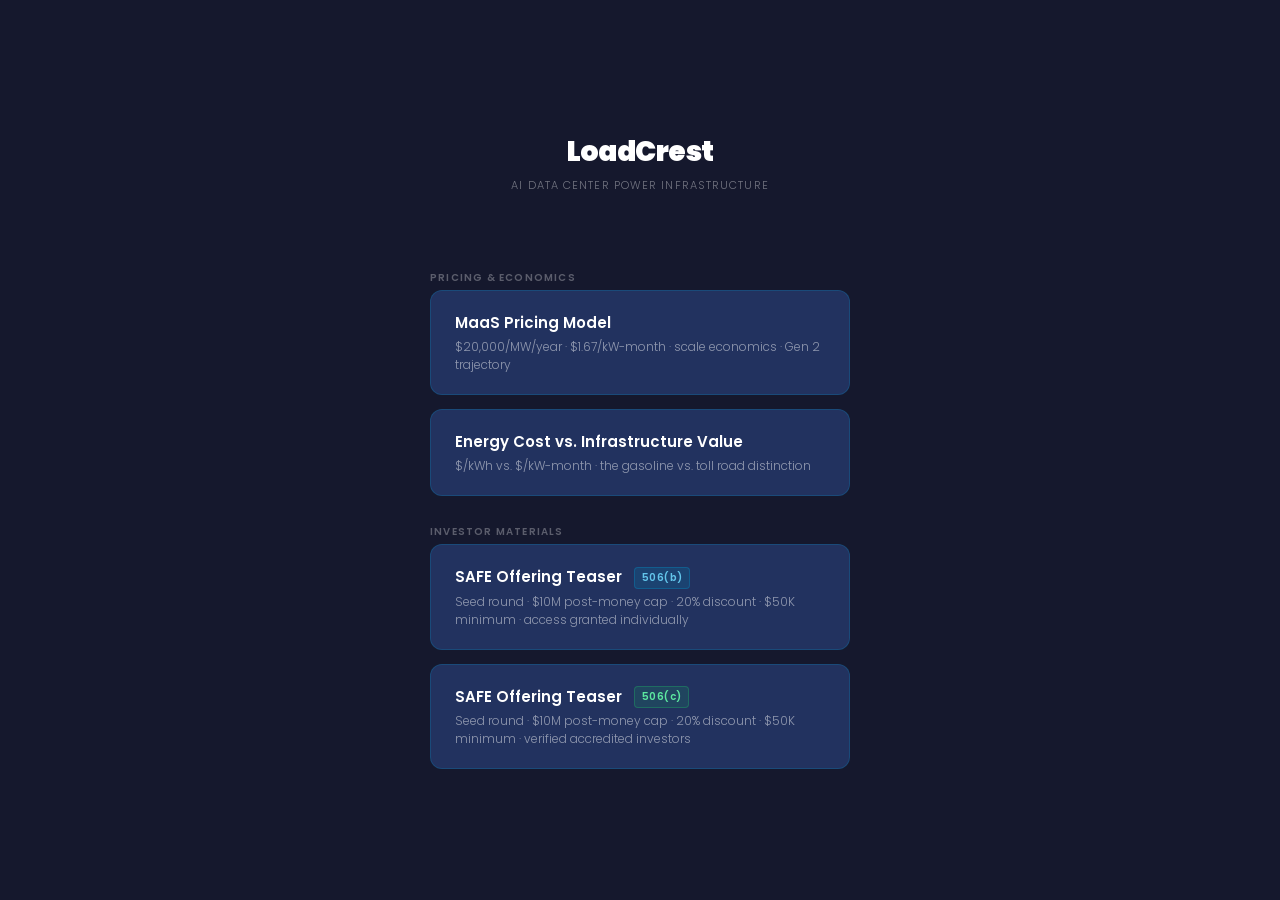
<file: index.html>
<!DOCTYPE html>
<html lang="en">
<head>
  <meta charset="UTF-8" />
  <meta name="viewport" content="width=device-width, initial-scale=1.0" />
  <title>LoadCrest — Materials</title>
  <link rel="stylesheet" href="brand/brand.css" />
  <style>
    *, *::before, *::after { box-sizing: border-box; margin: 0; padding: 0; }
    body {
      font-family: 'Poppins', sans-serif;
      background: #15182D;
      color: #fff;
      min-height: 100vh;
      display: flex;
      flex-direction: column;
      align-items: center;
      justify-content: center;
      padding: 48px 24px;
    }
    .brand-name { font-size: 28px; font-weight: 900; letter-spacing: -0.02em; margin-bottom: 4px; }
    .brand-sub { font-size: 11px; font-weight: 300; letter-spacing: 0.1em; text-transform: uppercase; color: rgba(255,255,255,0.4); margin-bottom: 48px; }
    .links { display: flex; flex-direction: column; gap: 14px; width: 100%; max-width: 420px; }
    .link-card {
      display: block;
      background: #22325F;
      border: 1px solid rgba(0,143,197,0.25);
      border-radius: 12px;
      padding: 20px 24px;
      text-decoration: none;
      transition: border-color 0.15s, background 0.15s;
    }
    .link-card:hover { border-color: rgba(0,143,197,0.6); background: rgba(14,69,148,0.4); }
    .link-title { font-size: 15px; font-weight: 600; color: #fff; margin-bottom: 4px; }
    .link-desc { font-size: 12px; font-weight: 300; color: rgba(255,255,255,0.5); }
    .section-label {
      font-size: 10px; font-weight: 600; letter-spacing: 0.12em; text-transform: uppercase;
      color: rgba(255,255,255,0.3); margin-top: 28px; margin-bottom: 4px; width: 100%; max-width: 420px;
    }
    .badge {
      display: inline-block; font-size: 10px; font-weight: 600; padding: 2px 7px;
      border-radius: 4px; margin-left: 8px; vertical-align: middle; letter-spacing: 0.04em;
    }
    .badge-b { background: rgba(0,143,197,0.18); color: #63C5EA; border: 1px solid rgba(0,143,197,0.35); }
    .badge-c { background: rgba(30,180,100,0.15); color: #5CE8A0; border: 1px solid rgba(30,180,100,0.35); }
  </style>
</head>
<body>
  <div class="brand-name">LoadCrest</div>
  <div class="brand-sub">AI Data Center Power Infrastructure</div>
  <div class="section-label">Pricing &amp; Economics</div>
  <div class="links">
    <a class="link-card" href="pricing-model.html">
      <div class="link-title">MaaS Pricing Model</div>
      <div class="link-desc">$20,000/MW/year · $1.67/kW-month · scale economics · Gen 2 trajectory</div>
    </a>
    <a class="link-card" href="pricing-distinction.html">
      <div class="link-title">Energy Cost vs. Infrastructure Value</div>
      <div class="link-desc">$/kWh vs. $/kW-month · the gasoline vs. toll road distinction</div>
    </a>
  </div>

  <div class="section-label">Investor Materials</div>
  <div class="links">
    <a class="link-card" href="https://drive.google.com/file/d/10WNEV8wojDxUqFbeYAVAPManCgyjEmWo/view?usp=sharing" target="_blank">
      <div class="link-title">SAFE Offering Teaser <span class="badge badge-b">506(b)</span></div>
      <div class="link-desc">Seed round · $10M post-money cap · 20% discount · $50K minimum · access granted individually</div>
    </a>
    <a class="link-card" href="safe-teaser-506c-2026-04-13.pdf" target="_blank">
      <div class="link-title">SAFE Offering Teaser <span class="badge badge-c">506(c)</span></div>
      <div class="link-desc">Seed round · $10M post-money cap · 20% discount · $50K minimum · verified accredited investors</div>
    </a>
  </div>
</body>
</html>
</file>
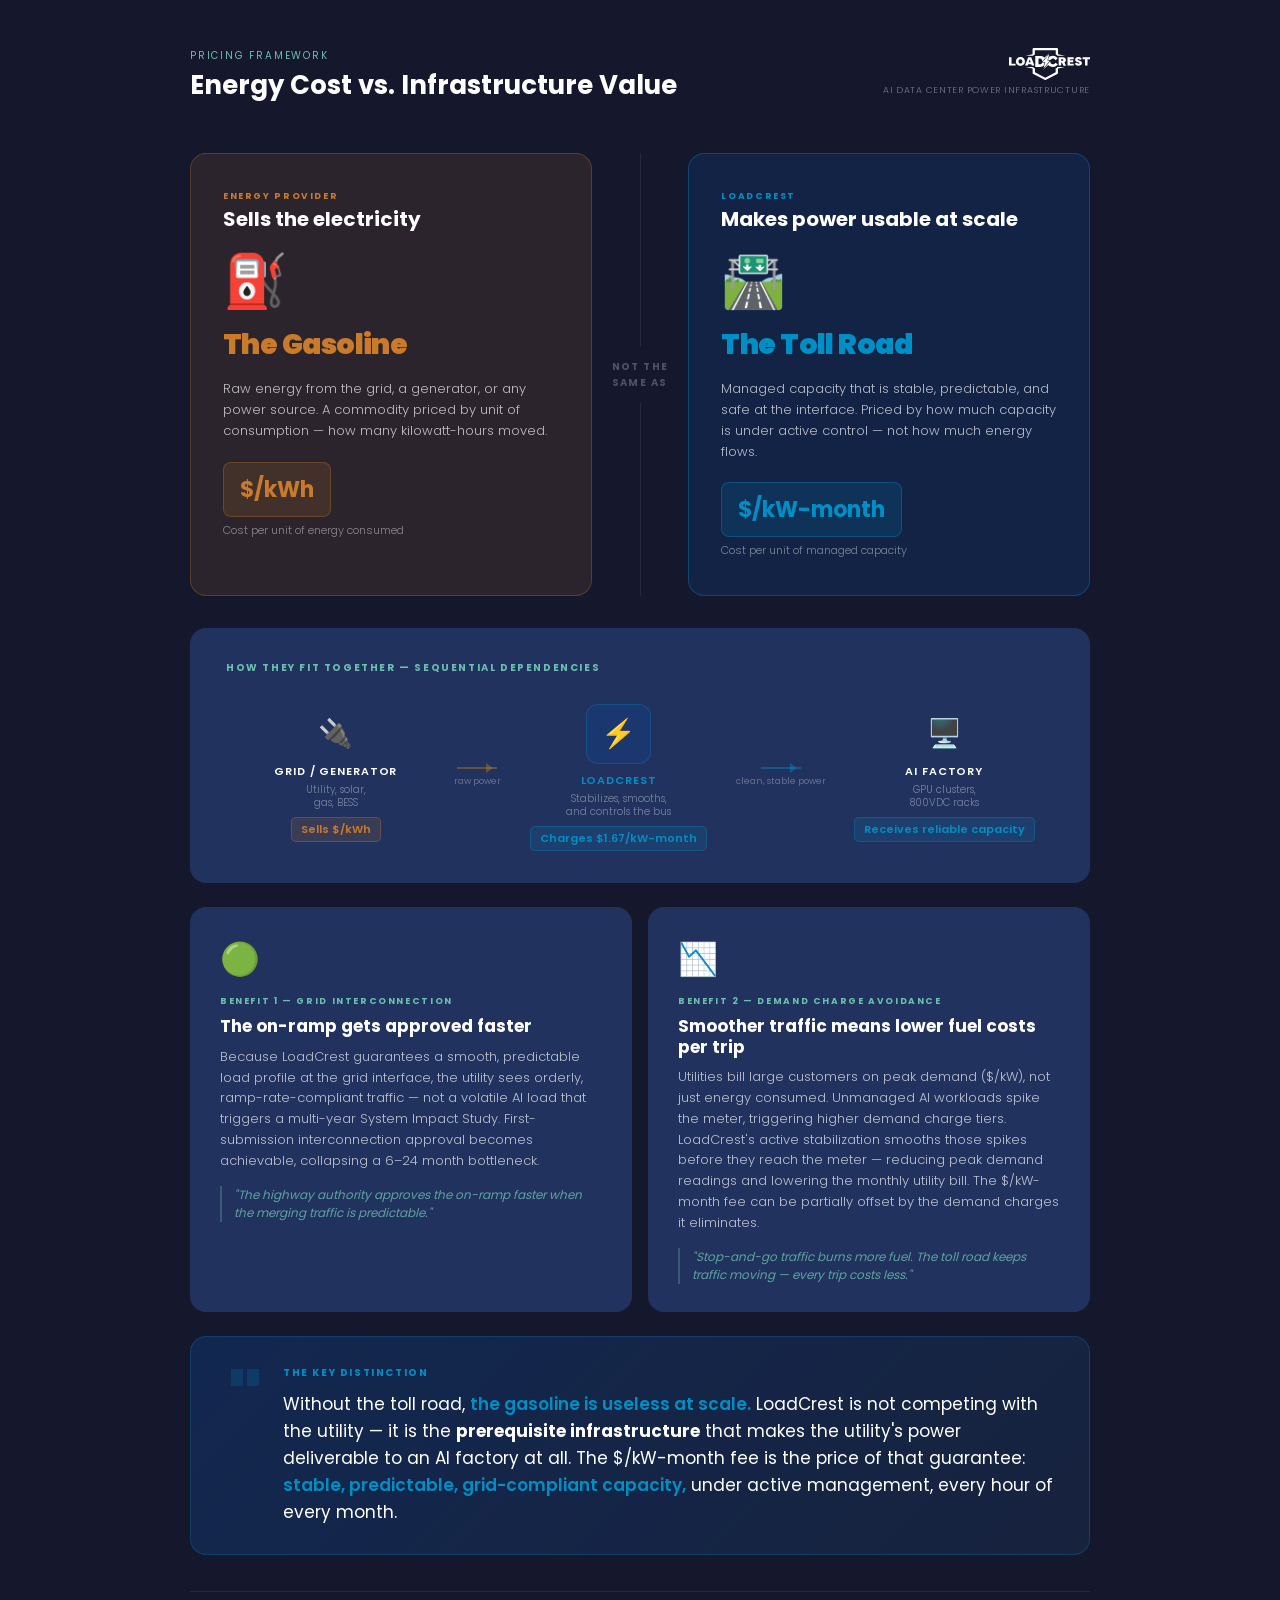
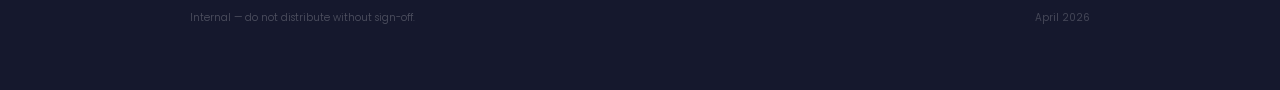
<file: pricing-distinction.html>
<!DOCTYPE html>
<html lang="en">
<head>
  <meta charset="UTF-8" />
  <meta name="viewport" content="width=device-width, initial-scale=1.0" />
  <title>LoadCrest — Energy vs. Infrastructure Pricing</title>
  <link rel="stylesheet" href="brand/brand.css" />
  <style>
    *, *::before, *::after { box-sizing: border-box; margin: 0; padding: 0; }

    :root {
      --lc-blue:   #224F81;
      --lc-sky:    #008FC5;
      --lc-teal:   #6ABFAE;
      --lc-deep:   #0E4594;
      --lc-dark-1: #15182D;
      --lc-dark-2: #22325F;
      --lc-ice:    #EDF6F6;
      --white:     #FFFFFF;
      --energy:    #C97A2A;
      --energy-bg: rgba(201,122,42,0.12);
      --energy-border: rgba(201,122,42,0.3);
    }

    body {
      font-family: 'Poppins', sans-serif;
      background: var(--lc-dark-1);
      color: var(--white);
      min-height: 100vh;
      padding: 48px 24px 64px;
    }

    .page { max-width: 900px; margin: 0 auto; }

    /* ── Header ── */
    .header {
      display: flex;
      align-items: flex-start;
      justify-content: space-between;
      margin-bottom: 52px;
    }
    .header-eyebrow {
      font-size: 10px; font-weight: 400; letter-spacing: 0.18em;
      text-transform: uppercase; color: var(--lc-teal); margin-bottom: 6px;
    }
    .header-title {
      font-size: 26px; font-weight: 700; line-height: 1.2; color: var(--white);
    }
    .brand { text-align: right; }
    .brand img { height: 32px; display: block; margin-left: auto; margin-bottom: 4px; }
    .brand-sub {
      font-size: 9px; font-weight: 300; letter-spacing: 0.08em;
      text-transform: uppercase; color: rgba(255,255,255,0.4);
    }

    /* ── Two-column split ── */
    .split {
      display: grid;
      grid-template-columns: 1fr auto 1fr;
      gap: 0;
      margin-bottom: 32px;
      align-items: stretch;
    }

    .panel {
      border-radius: 16px;
      padding: 36px 32px;
      display: flex;
      flex-direction: column;
      gap: 20px;
    }
    .panel-energy {
      background: var(--energy-bg);
      border: 1px solid var(--energy-border);
    }
    .panel-lc {
      background: rgba(14,69,148,0.25);
      border: 1px solid rgba(0,143,197,0.35);
    }

    .panel-tag {
      font-size: 9px; font-weight: 700; letter-spacing: 0.18em;
      text-transform: uppercase; margin-bottom: 4px;
    }
    .panel-energy .panel-tag { color: var(--energy); }
    .panel-lc .panel-tag     { color: var(--lc-sky); }

    .panel-role {
      font-size: 20px; font-weight: 700; line-height: 1.2; color: var(--white);
    }

    .panel-icon {
      font-size: 52px; line-height: 1; margin: 4px 0;
    }

    .panel-analogy {
      font-size: 28px; font-weight: 900; letter-spacing: -0.02em;
      line-height: 1;
    }
    .panel-energy .panel-analogy { color: var(--energy); }
    .panel-lc .panel-analogy     { color: var(--lc-sky); }

    .panel-desc {
      font-size: 13px; font-weight: 300; color: rgba(255,255,255,0.7);
      line-height: 1.6;
    }

    .price-pill {
      display: inline-flex;
      align-items: baseline;
      gap: 6px;
      border-radius: 8px;
      padding: 10px 16px;
      margin-top: auto;
    }
    .panel-energy .price-pill {
      background: rgba(201,122,42,0.15);
      border: 1px solid rgba(201,122,42,0.3);
    }
    .panel-lc .price-pill {
      background: rgba(0,143,197,0.15);
      border: 1px solid rgba(0,143,197,0.35);
    }
    .price-value {
      font-size: 22px; font-weight: 700;
    }
    .panel-energy .price-value { color: var(--energy); }
    .panel-lc .price-value     { color: var(--lc-sky); }
    .price-unit {
      font-size: 12px; font-weight: 400; color: rgba(255,255,255,0.5);
    }
    .price-label {
      font-size: 11px; font-weight: 300; color: rgba(255,255,255,0.45);
      margin-top: 5px;
    }

    /* ── Divider with NOT ── */
    .divider {
      display: flex;
      flex-direction: column;
      align-items: center;
      justify-content: center;
      padding: 0 20px;
      gap: 12px;
    }
    .divider-line {
      width: 1px;
      flex: 1;
      background: rgba(255,255,255,0.08);
    }
    .divider-badge {
      font-size: 10px; font-weight: 700; letter-spacing: 0.14em;
      text-transform: uppercase; color: rgba(255,255,255,0.25);
      white-space: nowrap;
    }

    /* ── Flow diagram ── */
    .flow-section {
      background: var(--lc-dark-2);
      border-radius: 16px;
      padding: 32px 36px;
      margin-bottom: 24px;
    }
    .flow-title {
      font-size: 10px; font-weight: 700; letter-spacing: 0.16em;
      text-transform: uppercase; color: var(--lc-teal); margin-bottom: 28px;
    }
    .flow {
      display: flex;
      align-items: center;
      gap: 0;
    }
    .flow-node {
      flex: 1;
      text-align: center;
    }
    .flow-node-icon {
      font-size: 28px; margin-bottom: 8px;
    }
    .flow-node-label {
      font-size: 11px; font-weight: 600; color: var(--white);
      text-transform: uppercase; letter-spacing: 0.08em;
    }
    .flow-node-sub {
      font-size: 10px; font-weight: 300; color: rgba(255,255,255,0.4);
      margin-top: 3px; line-height: 1.3;
    }
    .flow-node-price {
      display: inline-block;
      margin-top: 8px;
      font-size: 11px; font-weight: 600;
      padding: 3px 9px; border-radius: 5px;
    }
    .flow-node-price.energy-price {
      background: rgba(201,122,42,0.15);
      color: var(--energy);
      border: 1px solid rgba(201,122,42,0.3);
    }
    .flow-node-price.lc-price {
      background: rgba(0,143,197,0.15);
      color: var(--lc-sky);
      border: 1px solid rgba(0,143,197,0.3);
    }

    .flow-arrow {
      display: flex;
      flex-direction: column;
      align-items: center;
      padding: 0 8px;
      flex-shrink: 0;
    }
    .flow-arrow-line {
      width: 40px;
      height: 2px;
      position: relative;
    }
    .flow-arrow-line::after {
      content: '';
      position: absolute;
      right: -1px; top: -4px;
      border: 5px solid transparent;
      border-left: 7px solid currentColor;
    }
    .flow-arrow-line.energy-arrow {
      background: rgba(201,122,42,0.4);
      color: rgba(201,122,42,0.4);
    }
    .flow-arrow-line.lc-arrow {
      background: rgba(0,143,197,0.4);
      color: rgba(0,143,197,0.4);
    }
    .flow-arrow-label {
      font-size: 9px; font-weight: 400; color: rgba(255,255,255,0.3);
      margin-top: 6px; white-space: nowrap;
    }

    .flow-node.lc-node .flow-node-label { color: var(--lc-sky); }
    .flow-node.lc-node .flow-node-icon {
      background: rgba(14,69,148,0.3);
      border: 1px solid rgba(0,143,197,0.3);
      border-radius: 12px;
      display: inline-block;
      padding: 8px 14px;
    }

    /* ── Key insight ── */
    .insight {
      border-radius: 16px;
      padding: 28px 36px;
      background: linear-gradient(135deg, rgba(14,69,148,0.35) 0%, rgba(34,79,129,0.2) 100%);
      border: 1px solid rgba(0,143,197,0.25);
      display: flex;
      align-items: flex-start;
      gap: 20px;
      margin-bottom: 24px;
    }
    .insight-quote-mark {
      font-size: 72px; font-weight: 900; color: rgba(0,143,197,0.2);
      line-height: 0.8; flex-shrink: 0; margin-top: 8px;
    }
    .insight-label {
      font-size: 10px; font-weight: 700; letter-spacing: 0.16em;
      text-transform: uppercase; color: var(--lc-sky); margin-bottom: 10px;
    }
    .insight-text {
      font-size: 17px; font-weight: 400; color: var(--white);
      line-height: 1.6;
    }
    .insight-text em {
      font-style: normal; color: var(--lc-sky); font-weight: 600;
    }
    .insight-text strong {
      font-weight: 700;
    }

    /* ── Benefit cards ── */
    .benefits {
      display: grid;
      grid-template-columns: 1fr 1fr;
      gap: 16px;
      margin-bottom: 24px;
    }
    .benefit-card {
      background: var(--lc-dark-2);
      border-radius: 16px;
      padding: 28px 30px;
    }
    .benefit-icon {
      font-size: 32px; margin-bottom: 12px;
    }
    .benefit-tag {
      font-size: 9px; font-weight: 700; letter-spacing: 0.18em;
      text-transform: uppercase; color: var(--lc-teal); margin-bottom: 8px;
    }
    .benefit-title {
      font-size: 17px; font-weight: 700; color: var(--white);
      margin-bottom: 10px; line-height: 1.2;
    }
    .benefit-body {
      font-size: 13px; font-weight: 300; color: rgba(255,255,255,0.7);
      line-height: 1.6; margin-bottom: 14px;
    }
    .benefit-analogy {
      font-size: 12px; font-weight: 400; font-style: italic;
      color: rgba(106,191,174,0.8); border-left: 2px solid rgba(106,191,174,0.3);
      padding-left: 12px; line-height: 1.5;
    }
    @media (max-width: 620px) {
      .benefits { grid-template-columns: 1fr; }
    }

    /* ── Footer ── */
    .footer {
      margin-top: 36px;
      display: flex; align-items: center; justify-content: space-between;
      border-top: 1px solid rgba(255,255,255,0.07);
      padding-top: 18px;
    }
    .footer-note { font-size: 10px; font-weight: 300; color: rgba(255,255,255,0.25); }
    .footer-date { font-size: 10px; font-weight: 400; color: rgba(255,255,255,0.2); }

    @media (max-width: 620px) {
      .split { grid-template-columns: 1fr; }
      .divider { flex-direction: row; padding: 16px 0; }
      .divider-line { flex: 1; width: auto; height: 1px; }
      .flow { flex-direction: column; gap: 16px; }
      .flow-arrow { flex-direction: row; padding: 4px 0; }
      .flow-arrow-line { width: 2px; height: 32px; }
      .flow-arrow-line::after {
        right: -4px; bottom: -1px; top: auto;
        border-left: 5px solid transparent;
        border-right: 5px solid transparent;
        border-top: 7px solid currentColor;
        border-bottom: none;
      }
    }
  </style>
</head>
<body>
<div class="page">

  <!-- Header -->
  <div class="header">
    <div>
      <div class="header-eyebrow">Pricing Framework</div>
      <div class="header-title">Energy Cost vs. Infrastructure Value</div>
    </div>
    <div class="brand">
      <img src="brand/logos/Logo_white.svg" alt="LoadCrest" />
      <div class="brand-sub">AI Data Center Power Infrastructure</div>
    </div>
  </div>

  <!-- Two-column split -->
  <div class="split">

    <!-- Energy panel -->
    <div class="panel panel-energy">
      <div>
        <div class="panel-tag">Energy Provider</div>
        <div class="panel-role">Sells the electricity</div>
      </div>
      <div class="panel-icon">⛽</div>
      <div class="panel-analogy">The Gasoline</div>
      <div class="panel-desc">
        Raw energy from the grid, a generator, or any power source.
        A commodity priced by unit of consumption — how many kilowatt-hours moved.
      </div>
      <div>
        <div class="price-pill">
          <span class="price-value">$/kWh</span>
        </div>
        <div class="price-label">Cost per unit of energy consumed</div>
      </div>
    </div>

    <!-- Divider -->
    <div class="divider">
      <div class="divider-line"></div>
      <div class="divider-badge">not the<br/>same as</div>
      <div class="divider-line"></div>
    </div>

    <!-- LoadCrest panel -->
    <div class="panel panel-lc">
      <div>
        <div class="panel-tag">LoadCrest</div>
        <div class="panel-role">Makes power usable at scale</div>
      </div>
      <div class="panel-icon">🛣️</div>
      <div class="panel-analogy">The Toll Road</div>
      <div class="panel-desc">
        Managed capacity that is stable, predictable, and safe at the interface.
        Priced by how much capacity is under active control — not how much energy flows.
      </div>
      <div>
        <div class="price-pill">
          <span class="price-value">$/kW-month</span>
        </div>
        <div class="price-label">Cost per unit of managed capacity</div>
      </div>
    </div>

  </div>

  <!-- Flow diagram -->
  <div class="flow-section">
    <div class="flow-title">How They Fit Together — Sequential Dependencies</div>
    <div class="flow">

      <div class="flow-node">
        <div class="flow-node-icon">🔌</div>
        <div class="flow-node-label">Grid / Generator</div>
        <div class="flow-node-sub">Utility, solar,<br/>gas, BESS</div>
        <div class="flow-node-price energy-price">Sells $/kWh</div>
      </div>

      <div class="flow-arrow">
        <div class="flow-arrow-line energy-arrow"></div>
        <div class="flow-arrow-label">raw power</div>
      </div>

      <div class="flow-node lc-node">
        <div class="flow-node-icon">⚡</div>
        <div class="flow-node-label">LoadCrest</div>
        <div class="flow-node-sub">Stabilizes, smooths,<br/>and controls the bus</div>
        <div class="flow-node-price lc-price">Charges $1.67/kW-month</div>
      </div>

      <div class="flow-arrow">
        <div class="flow-arrow-line lc-arrow"></div>
        <div class="flow-arrow-label">clean, stable power</div>
      </div>

      <div class="flow-node">
        <div class="flow-node-icon">🖥️</div>
        <div class="flow-node-label">AI Factory</div>
        <div class="flow-node-sub">GPU clusters,<br/>800VDC racks</div>
        <div class="flow-node-price lc-price">Receives reliable capacity</div>
      </div>

    </div>
  </div>

  <!-- Benefit cards -->
  <div class="benefits">

    <div class="benefit-card">
      <div class="benefit-icon">🟢</div>
      <div class="benefit-tag">Benefit 1 — Grid Interconnection</div>
      <div class="benefit-title">The on-ramp gets approved faster</div>
      <div class="benefit-body">
        Because LoadCrest guarantees a smooth, predictable load profile at the grid interface,
        the utility sees orderly, ramp-rate-compliant traffic — not a volatile AI load that
        triggers a multi-year System Impact Study. First-submission interconnection approval
        becomes achievable, collapsing a 6–24 month bottleneck.
      </div>
      <div class="benefit-analogy">
        "The highway authority approves the on-ramp faster when the merging traffic is predictable."
      </div>
    </div>

    <div class="benefit-card">
      <div class="benefit-icon">📉</div>
      <div class="benefit-tag">Benefit 2 — Demand Charge Avoidance</div>
      <div class="benefit-title">Smoother traffic means lower fuel costs per trip</div>
      <div class="benefit-body">
        Utilities bill large customers on peak demand ($/kW), not just energy consumed.
        Unmanaged AI workloads spike the meter, triggering higher demand charge tiers.
        LoadCrest's active stabilization smooths those spikes before they reach the meter —
        reducing peak demand readings and lowering the monthly utility bill.
        The $/kW-month fee can be partially offset by the demand charges it eliminates.
      </div>
      <div class="benefit-analogy">
        "Stop-and-go traffic burns more fuel. The toll road keeps traffic moving — every trip costs less."
      </div>
    </div>

  </div>

  <!-- Key insight -->
  <div class="insight">
    <div class="insight-quote-mark">"</div>
    <div>
      <div class="insight-label">The Key Distinction</div>
      <div class="insight-text">
        Without the toll road, <em>the gasoline is useless at scale.</em>
        LoadCrest is not competing with the utility — it is the
        <strong>prerequisite infrastructure</strong> that makes the utility's power
        deliverable to an AI factory at all. The $/kW-month fee is the price of
        that guarantee: <em>stable, predictable, grid-compliant capacity,</em>
        under active management, every hour of every month.
      </div>
    </div>
  </div>

  <!-- Footer -->
  <div class="footer">
    <div class="footer-note">Internal — do not distribute without sign-off.</div>
    <div class="footer-date">April 2026</div>
  </div>

</div>
</body>
</html>
</file>
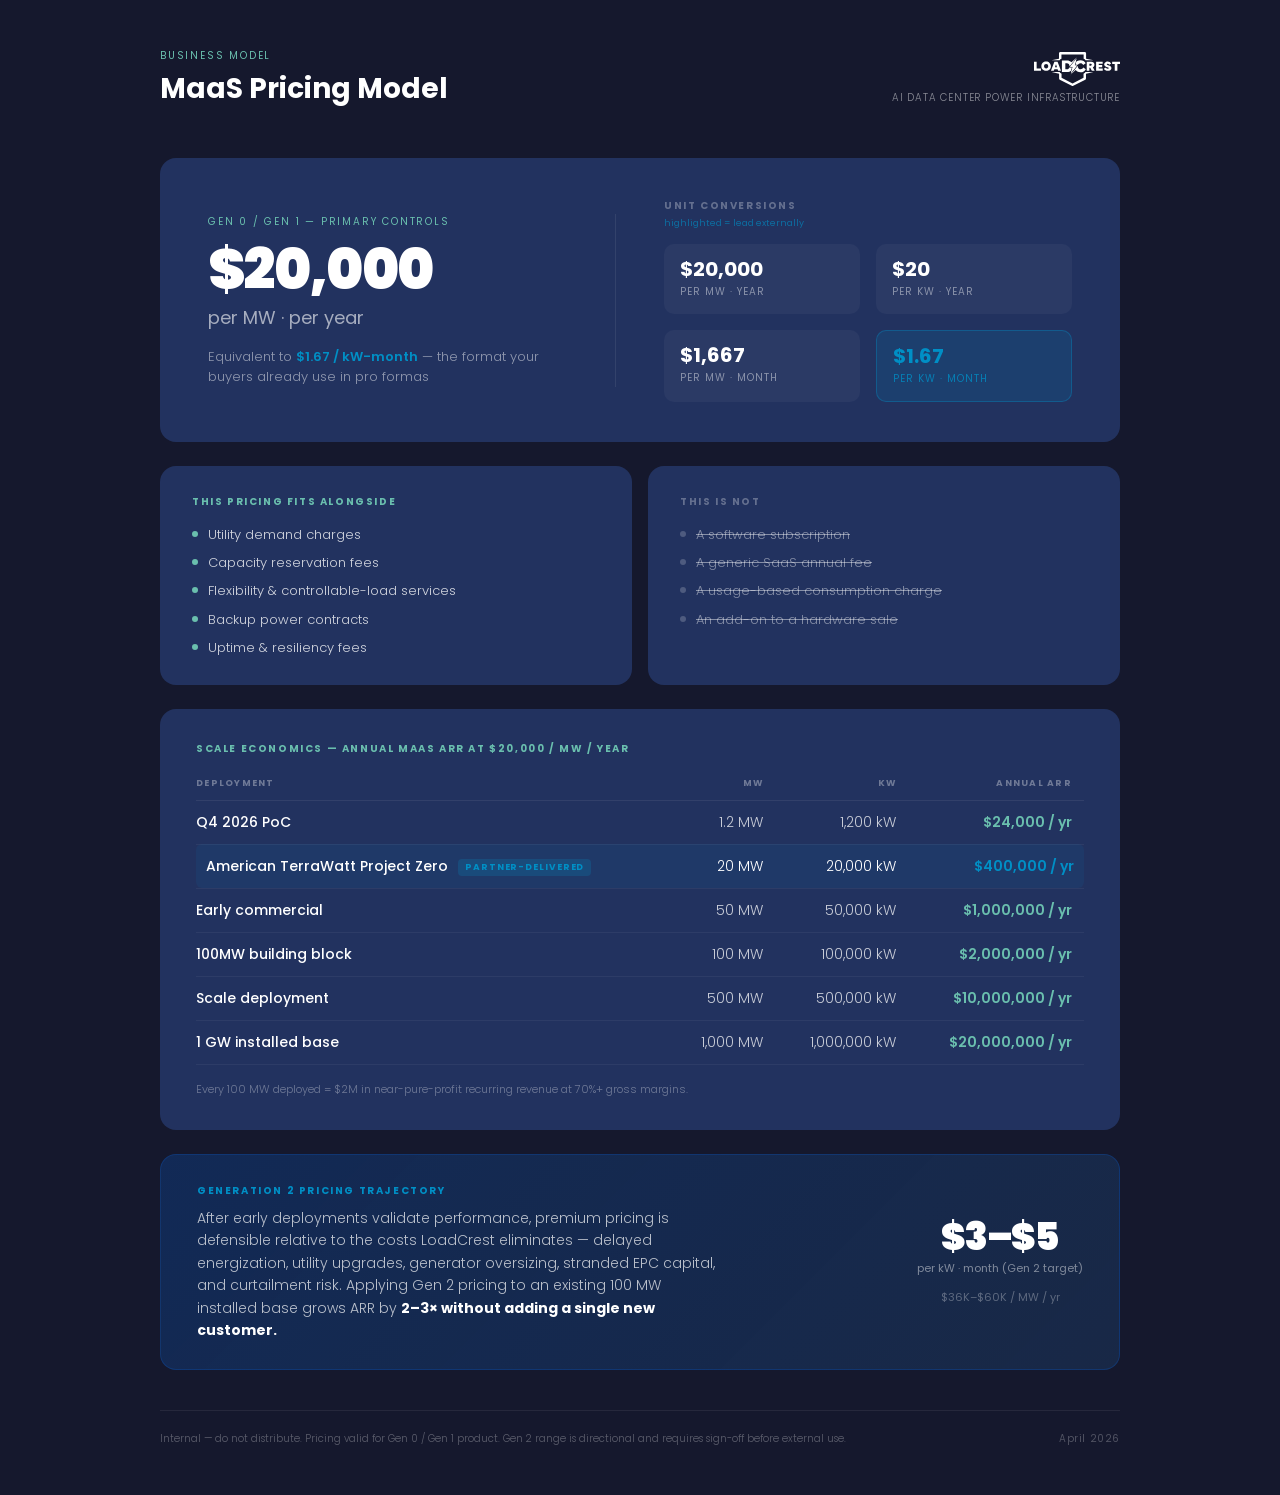
<file: pricing-model.html>
<!DOCTYPE html>
<html lang="en">
<head>
  <meta charset="UTF-8" />
  <meta name="viewport" content="width=device-width, initial-scale=1.0" />
  <title>LoadCrest — MaaS Pricing Model</title>
  <link rel="stylesheet" href="brand/brand.css" />
  <style>
    *, *::before, *::after { box-sizing: border-box; margin: 0; padding: 0; }

    :root {
      --lc-blue:     #224F81;
      --lc-sky:      #008FC5;
      --lc-teal:     #6ABFAE;
      --lc-deep:     #0E4594;
      --lc-dark-1:   #15182D;
      --lc-dark-2:   #22325F;
      --lc-ice:      #EDF6F6;
      --white:       #FFFFFF;
    }

    body {
      font-family: 'Poppins', sans-serif;
      background: var(--lc-dark-1);
      color: var(--white);
      min-height: 100vh;
      padding: 48px 24px;
    }

    .page {
      max-width: 960px;
      margin: 0 auto;
    }

    /* ── Header ── */
    .header {
      display: flex;
      align-items: center;
      justify-content: space-between;
      margin-bottom: 48px;
    }
    .header-label {
      font-size: 10px;
      font-weight: 400;
      letter-spacing: 0.18em;
      text-transform: uppercase;
      color: var(--lc-teal);
    }
    .header-title {
      font-size: 28px;
      font-weight: 700;
      color: var(--white);
      margin-top: 4px;
    }
    .header-right {
      text-align: right;
    }
    .header-right img {
      height: 34px;
      display: block;
      margin-left: auto;
      margin-bottom: 4px;
    }
    .brand-sub {
      font-size: 10px;
      font-weight: 300;
      color: rgba(255,255,255,0.5);
      letter-spacing: 0.08em;
      text-transform: uppercase;
      text-align: right;
    }

    /* ── Hero number block ── */
    .hero {
      background: var(--lc-dark-2);
      border-radius: 16px;
      padding: 40px 48px;
      margin-bottom: 24px;
      display: grid;
      grid-template-columns: 1fr 1fr;
      gap: 48px;
      align-items: center;
    }
    .hero-primary {
      border-right: 1px solid rgba(255,255,255,0.08);
      padding-right: 48px;
    }
    .hero-eyebrow {
      font-size: 10px;
      font-weight: 400;
      letter-spacing: 0.18em;
      text-transform: uppercase;
      color: var(--lc-teal);
      margin-bottom: 12px;
    }
    .hero-number {
      font-size: 56px;
      font-weight: 900;
      color: var(--white);
      line-height: 1;
      letter-spacing: -0.03em;
    }
    .hero-unit {
      font-size: 18px;
      font-weight: 400;
      color: rgba(255,255,255,0.6);
      margin-top: 6px;
    }
    .hero-equiv {
      margin-top: 16px;
      font-size: 13px;
      font-weight: 300;
      color: rgba(255,255,255,0.5);
    }
    .hero-equiv strong {
      color: var(--lc-sky);
      font-weight: 600;
    }

    .conversion-grid {
      display: grid;
      grid-template-columns: 1fr 1fr;
      gap: 16px;
    }
    .conv-cell {
      background: rgba(255,255,255,0.04);
      border-radius: 10px;
      padding: 14px 16px;
    }
    .conv-value {
      font-size: 20px;
      font-weight: 700;
      color: var(--white);
      line-height: 1.1;
    }
    .conv-label {
      font-size: 10px;
      font-weight: 400;
      letter-spacing: 0.1em;
      text-transform: uppercase;
      color: rgba(255,255,255,0.45);
      margin-top: 4px;
    }
    .conv-cell.highlight {
      background: rgba(0,143,197,0.15);
      border: 1px solid rgba(0,143,197,0.35);
    }
    .conv-cell.highlight .conv-value {
      color: var(--lc-sky);
    }
    .conv-cell.highlight .conv-label {
      color: rgba(0,143,197,0.8);
    }

    /* ── Framing row ── */
    .framing-row {
      display: grid;
      grid-template-columns: 1fr 1fr;
      gap: 16px;
      margin-bottom: 24px;
    }
    .frame-card {
      background: var(--lc-dark-2);
      border-radius: 16px;
      padding: 28px 32px;
    }
    .frame-card-title {
      font-size: 10px;
      font-weight: 700;
      letter-spacing: 0.16em;
      text-transform: uppercase;
      color: var(--lc-teal);
      margin-bottom: 16px;
    }
    .frame-list {
      list-style: none;
      display: flex;
      flex-direction: column;
      gap: 10px;
    }
    .frame-list li {
      display: flex;
      align-items: flex-start;
      gap: 10px;
      font-size: 13px;
      font-weight: 300;
      color: rgba(255,255,255,0.8);
      line-height: 1.4;
    }
    .frame-list li::before {
      content: '';
      display: block;
      width: 6px;
      height: 6px;
      border-radius: 50%;
      background: var(--lc-teal);
      margin-top: 5px;
      flex-shrink: 0;
    }
    .not-card .frame-list li::before {
      background: rgba(255,255,255,0.2);
    }
    .not-card .frame-list li {
      color: rgba(255,255,255,0.45);
      text-decoration: none;
    }
    .not-card .frame-list li span {
      text-decoration: line-through;
    }

    /* ── Scale table ── */
    .scale-section {
      background: var(--lc-dark-2);
      border-radius: 16px;
      padding: 32px 36px;
      margin-bottom: 24px;
    }
    .section-title {
      font-size: 10px;
      font-weight: 700;
      letter-spacing: 0.16em;
      text-transform: uppercase;
      color: var(--lc-teal);
      margin-bottom: 20px;
    }
    .scale-table {
      width: 100%;
      border-collapse: collapse;
    }
    .scale-table th {
      font-size: 9px;
      font-weight: 700;
      letter-spacing: 0.14em;
      text-transform: uppercase;
      color: rgba(255,255,255,0.35);
      padding: 0 12px 10px 0;
      text-align: left;
      border-bottom: 1px solid rgba(255,255,255,0.07);
      white-space: nowrap;
    }
    .scale-table th:not(:first-child) { text-align: right; padding-left: 16px; }
    .scale-table td {
      padding: 11px 12px 11px 0;
      border-bottom: 1px solid rgba(255,255,255,0.05);
      font-size: 14px;
      font-weight: 300;
      color: rgba(255,255,255,0.75);
      white-space: nowrap;
    }
    .scale-table td:not(:first-child) { text-align: right; padding-left: 16px; }
    .scale-table td:first-child { white-space: normal; }
    .scale-table td:first-child { font-weight: 500; color: var(--white); }
    .scale-table .arr-cell { font-weight: 600; color: var(--lc-teal); }
    .scale-table tr.highlight-row td {
      color: var(--white);
      background: rgba(0,143,197,0.08);
    }
    .scale-table tr.highlight-row td:first-child {
      padding-left: 10px;
      border-radius: 6px 0 0 6px;
    }
    .scale-table tr.highlight-row td:last-child {
      padding-right: 10px;
      border-radius: 0 6px 6px 0;
    }
    .scale-table tr.highlight-row .arr-cell {
      color: var(--lc-sky);
    }
    .badge {
      display: inline-block;
      font-size: 9px;
      font-weight: 700;
      letter-spacing: 0.1em;
      text-transform: uppercase;
      padding: 2px 7px;
      border-radius: 4px;
      background: rgba(0,143,197,0.2);
      color: var(--lc-sky);
      margin-left: 6px;
      vertical-align: middle;
    }
    .badge.teal {
      background: rgba(106,191,174,0.15);
      color: var(--lc-teal);
    }

    /* ── Gen 2 banner ── */
    .gen2-banner {
      border-radius: 16px;
      padding: 28px 36px;
      background: linear-gradient(135deg, rgba(14,69,148,0.4) 0%, rgba(34,79,129,0.3) 100%);
      border: 1px solid rgba(14,69,148,0.5);
      display: grid;
      grid-template-columns: 1fr auto;
      gap: 32px;
      align-items: center;
      margin-bottom: 24px;
    }
    .gen2-label {
      font-size: 10px;
      font-weight: 700;
      letter-spacing: 0.16em;
      text-transform: uppercase;
      color: var(--lc-sky);
      margin-bottom: 8px;
    }
    .gen2-text {
      font-size: 14px;
      font-weight: 300;
      color: rgba(255,255,255,0.7);
      line-height: 1.6;
      max-width: 520px;
    }
    .gen2-range {
      text-align: center;
    }
    .gen2-range-value {
      font-size: 38px;
      font-weight: 900;
      color: var(--white);
      letter-spacing: -0.03em;
      line-height: 1;
      white-space: nowrap;
    }
    .gen2-range-label {
      font-size: 11px;
      font-weight: 400;
      color: rgba(255,255,255,0.45);
      margin-top: 4px;
      white-space: nowrap;
    }

    /* ── Footer ── */
    .footer {
      margin-top: 40px;
      display: flex;
      align-items: center;
      justify-content: space-between;
      border-top: 1px solid rgba(255,255,255,0.07);
      padding-top: 20px;
    }
    .footer-note {
      font-size: 10px;
      font-weight: 300;
      color: rgba(255,255,255,0.3);
    }
    .footer-date {
      font-size: 10px;
      font-weight: 400;
      color: rgba(255,255,255,0.25);
      letter-spacing: 0.06em;
    }

    @media (max-width: 580px) {
      .hero { grid-template-columns: 1fr; padding: 28px 24px; }
      .hero-primary { border-right: none; border-bottom: 1px solid rgba(255,255,255,0.08); padding-right: 0; padding-bottom: 32px; }
      .framing-row { grid-template-columns: 1fr; }
      .gen2-banner { grid-template-columns: 1fr; }
      .hero-number { font-size: 44px; }
    }
  </style>
</head>
<body>
<div class="page">

  <!-- Header -->
  <div class="header">
    <div>
      <div class="header-label">Business Model</div>
      <div class="header-title">MaaS Pricing Model</div>
    </div>
    <div class="header-right">
      <img src="brand/logos/Logo_white.svg" alt="LoadCrest" />
      <div class="brand-sub">AI Data Center Power Infrastructure</div>
    </div>
  </div>

  <!-- Hero: The Number -->
  <div class="hero">
    <div class="hero-primary">
      <div class="hero-eyebrow">Gen 0 / Gen 1 — Primary Controls</div>
      <div class="hero-number">$20,000</div>
      <div class="hero-unit">per MW · per year</div>
      <div class="hero-equiv">
        Equivalent to <strong>$1.67 / kW-month</strong> —
        the format your buyers already use in pro formas
      </div>
    </div>
    <div>
      <div style="margin-bottom:14px;">
        <div style="font-size:10px;font-weight:700;letter-spacing:0.16em;text-transform:uppercase;color:rgba(255,255,255,0.3);">Unit Conversions</div>
        <div style="font-size:9px;font-weight:400;color:rgba(0,143,197,0.65);margin-top:3px;">highlighted = lead externally</div>
      </div>
      <div class="conversion-grid">
        <div class="conv-cell">
          <div class="conv-value">$20,000</div>
          <div class="conv-label">per MW · year</div>
        </div>
        <div class="conv-cell">
          <div class="conv-value">$20</div>
          <div class="conv-label">per kW · year</div>
        </div>
        <div class="conv-cell">
          <div class="conv-value">$1,667</div>
          <div class="conv-label">per MW · month</div>
        </div>
        <div class="conv-cell highlight">
          <div class="conv-value">$1.67</div>
          <div class="conv-label">per kW · month</div>
        </div>
      </div>
    </div>
  </div>

  <!-- Framing -->
  <div class="framing-row">
    <div class="frame-card">
      <div class="frame-card-title">This pricing fits alongside</div>
      <ul class="frame-list">
        <li>Utility demand charges</li>
        <li>Capacity reservation fees</li>
        <li>Flexibility &amp; controllable-load services</li>
        <li>Backup power contracts</li>
        <li>Uptime &amp; resiliency fees</li>
      </ul>
    </div>
    <div class="frame-card not-card">
      <div class="frame-card-title" style="color:rgba(255,255,255,0.3);">This is not</div>
      <ul class="frame-list">
        <li><span>A software subscription</span></li>
        <li><span>A generic SaaS annual fee</span></li>
        <li><span>A usage-based consumption charge</span></li>
        <li><span>An add-on to a hardware sale</span></li>
      </ul>
    </div>
  </div>

  <!-- Scale Economics -->
  <div class="scale-section">
    <div class="section-title">Scale Economics — Annual MaaS ARR at $20,000 / MW / year</div>
    <table class="scale-table">
      <thead>
        <tr>
          <th>Deployment</th>
          <th>MW</th>
          <th>kW</th>
          <th>Annual ARR</th>
        </tr>
      </thead>
      <tbody>
        <tr>
          <td>Q4 2026 PoC</td>
          <td>1.2 MW</td>
          <td>1,200 kW</td>
          <td class="arr-cell">$24,000 / yr</td>
        </tr>
        <tr class="highlight-row">
          <td>American TerraWatt Project Zero <span class="badge">Partner-Delivered</span></td>
          <td>20 MW</td>
          <td>20,000 kW</td>
          <td class="arr-cell">$400,000 / yr</td>
        </tr>
        <tr>
          <td>Early commercial</td>
          <td>50 MW</td>
          <td>50,000 kW</td>
          <td class="arr-cell">$1,000,000 / yr</td>
        </tr>
        <tr>
          <td>100MW building block</td>
          <td>100 MW</td>
          <td>100,000 kW</td>
          <td class="arr-cell">$2,000,000 / yr</td>
        </tr>
        <tr>
          <td>Scale deployment</td>
          <td>500 MW</td>
          <td>500,000 kW</td>
          <td class="arr-cell">$10,000,000 / yr</td>
        </tr>
        <tr style="border-bottom:none;">
          <td>1 GW installed base</td>
          <td>1,000 MW</td>
          <td>1,000,000 kW</td>
          <td class="arr-cell">$20,000,000 / yr</td>
        </tr>
      </tbody>
    </table>
    <div style="margin-top:16px;font-size:11px;font-weight:300;color:rgba(255,255,255,0.35);">
      Every 100 MW deployed = $2M in near-pure-profit recurring revenue at 70%+ gross margins.
    </div>
  </div>

  <!-- Gen 2 Trajectory -->
  <div class="gen2-banner">
    <div>
      <div class="gen2-label">Generation 2 Pricing Trajectory</div>
      <div class="gen2-text">
        After early deployments validate performance, premium pricing is defensible relative to the costs
        LoadCrest eliminates — delayed energization, utility upgrades, generator oversizing, stranded EPC capital,
        and curtailment risk. Applying Gen 2 pricing to an existing 100 MW installed base grows ARR by
        <strong style="color:var(--white);">2–3× without adding a single new customer.</strong>
      </div>
    </div>
    <div class="gen2-range">
      <div class="gen2-range-value">$3–$5</div>
      <div class="gen2-range-label">per kW · month (Gen 2 target)</div>
      <div style="margin-top:12px;font-size:11px;color:rgba(255,255,255,0.3);">$36K–$60K / MW / yr</div>
    </div>
  </div>

  <!-- Footer -->
  <div class="footer">
    <div class="footer-note">Internal — do not distribute. Pricing valid for Gen 0 / Gen 1 product. Gen 2 range is directional and requires sign-off before external use.</div>
    <div class="footer-date">April 2026</div>
  </div>

</div>
</body>
</html>
</file>
<file: brand/brand.css>
/* ============================================================
   LoadCrest Brand System — brand.css
   Source: BrandBook v12 / 2025
   ============================================================ */

/* ── FONTS ── */
@font-face { font-family: 'Poppins'; src: url('fonts/Poppins-Light.ttf') format('truetype'); font-weight: 300; font-style: normal; font-display: swap; }
@font-face { font-family: 'Poppins'; src: url('fonts/Poppins-Regular.ttf') format('truetype'); font-weight: 400; font-style: normal; font-display: swap; }
@font-face { font-family: 'Poppins'; src: url('fonts/Poppins-Medium.ttf') format('truetype'); font-weight: 500; font-style: normal; font-display: swap; }
@font-face { font-family: 'Poppins'; src: url('fonts/Poppins-SemiBold.ttf') format('truetype'); font-weight: 600; font-style: normal; font-display: swap; }
@font-face { font-family: 'Poppins'; src: url('fonts/Poppins-Bold.ttf') format('truetype'); font-weight: 700; font-style: normal; font-display: swap; }
@font-face { font-family: 'Poppins'; src: url('fonts/Poppins-ExtraBold.ttf') format('truetype'); font-weight: 800; font-style: normal; font-display: swap; }
@font-face { font-family: 'Poppins'; src: url('fonts/Poppins-Black.ttf') format('truetype'); font-weight: 900; font-style: normal; font-display: swap; }

/* ── BRAND COLOR TOKENS ── */
:root {
  /* Primary */
  --lc-blue:        #224F81;   /* Pantone 2945 U — primary brand blue */
  --lc-white:       #FFFFFF;

  /* Dark backgrounds (dark-mode portal) */
  --lc-dark-1:      #15182D;   /* Deepest bg — almost black navy */
  --lc-dark-2:      #22325F;   /* Card / panel background */
  --lc-dark-3:      #2c3f72;   /* Elevated card hover */

  /* Accent blues */
  --lc-sky:         #008FC5;   /* Interactive — links, buttons, highlights */
  --lc-sky-deep:    #0E4594;   /* Darker accent blue */
  --lc-teal:        #6ABFAE;   /* Secondary accent / success indicators */
  --lc-ice:         #EDF6F6;   /* Lightest tint — light bg panels */

  /* Semantic */
  --lc-success:     #6ABFAE;
  --lc-warning:     #f59e0b;
  --lc-danger:      #ef4444;

  /* Typography */
  --lc-font:        'Poppins', Arial, sans-serif;
  --lc-text:        #e2e8f0;
  --lc-text-dim:    #94a3b8;
  --lc-border:      rgba(34, 50, 95, 0.8);
}

/* ── UTILITY CLASSES ── */
.lc-text-blue  { color: var(--lc-sky); }
.lc-text-teal  { color: var(--lc-teal); }
.lc-text-dim   { color: var(--lc-text-dim); }
.lc-bg-dark    { background: var(--lc-dark-1); }
.lc-bg-card    { background: var(--lc-dark-2); }
.lc-font-poppins { font-family: var(--lc-font); }
</file>
